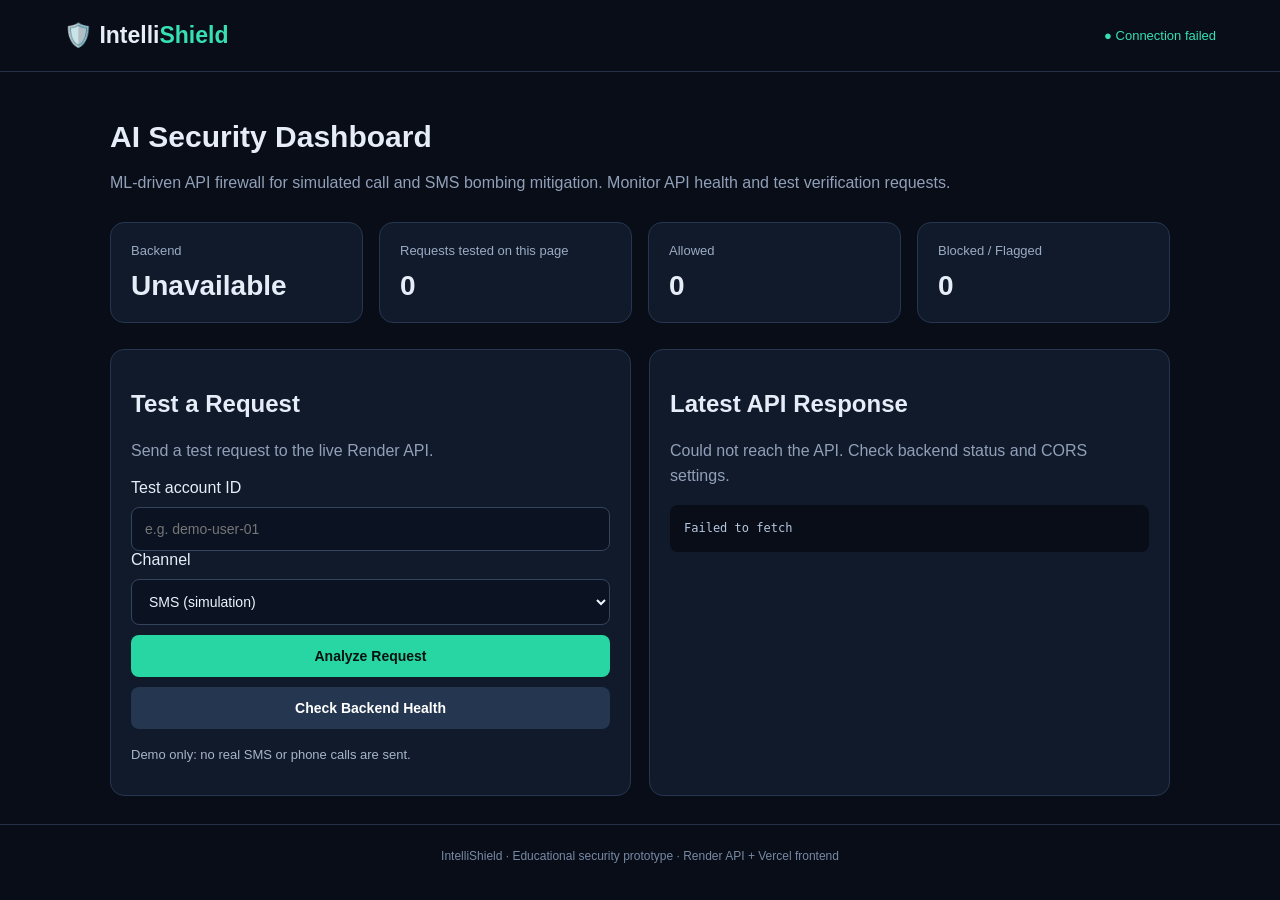
<file: index.html>
<!DOCTYPE html>
<html lang="en">
<head>
  <meta charset="UTF-8">
  <meta name="viewport" content="width=device-width, initial-scale=1.0">
  <title>IntelliShield | AI Security Dashboard</title>
  <style>
    * { box-sizing: border-box; }
    body {
      margin: 0; background: #080d18; color: #e7edf8;
      font-family: Arial, sans-serif;
    }
    header {
      padding: 22px 5%; border-bottom: 1px solid #243047;
      display: flex; align-items: center; justify-content: space-between;
      gap: 12px; flex-wrap: wrap;
    }
    .brand { font-size: 23px; font-weight: bold; }
    .brand span { color: #36e0b1; }
    .status { color: #36e0b1; font-size: 13px; }
    main { max-width: 1100px; margin: auto; padding: 28px 20px; }
    h1 { margin-bottom: 8px; font-size: 30px; }
    .muted { color: #91a0b8; line-height: 1.6; }
    .grid {
      display: grid; grid-template-columns: repeat(auto-fit, minmax(190px, 1fr));
      gap: 16px; margin: 26px 0;
    }
    .card {
      background: #101a2b; border: 1px solid #263650;
      border-radius: 14px; padding: 20px;
    }
    .metric { font-size: 28px; font-weight: bold; margin-top: 12px; }
    .label { color: #9aabc3; font-size: 13px; }
    .layout {
      display: grid; grid-template-columns: repeat(auto-fit, minmax(280px, 1fr));
      gap: 18px;
    }
    input, select, button {
      width: 100%; padding: 13px; margin-top: 10px;
      border-radius: 8px; border: 1px solid #34445e;
      background: #0b1322; color: #eef4ff; font-size: 14px;
    }
    button {
      background: #28d6a4; color: #06130f; font-weight: bold;
      cursor: pointer; border: 0;
    }
    button:disabled { opacity: .6; cursor: wait; }
    .secondary { background: #253650; color: white; }
    pre {
      white-space: pre-wrap; overflow-wrap: anywhere;
      background: #080d18; border-radius: 8px; padding: 14px;
      color: #b7c8df; font-size: 12px; line-height: 1.6;
    }
    .notice { margin-top: 18px; font-size: 13px; color: #a8b5c9; }
    footer {
      padding: 24px; text-align: center; color: #7889a4;
      border-top: 1px solid #243047; font-size: 12px;
    }
  </style>
</head>
<body>
  <header>
    <div class="brand">🛡️ Intelli<span>Shield</span></div>
    <div class="status" id="connection">● Checking backend...</div>
  </header>

  <main>
    <h1>AI Security Dashboard</h1>
    <p class="muted">
      ML-driven API firewall for simulated call and SMS bombing mitigation.
      Monitor API health and test verification requests.
    </p>

    <section class="grid">
      <div class="card">
        <div class="label">Backend</div>
        <div class="metric" id="backendStatus">Checking</div>
      </div>
      <div class="card">
        <div class="label">Requests tested on this page</div>
        <div class="metric" id="total">0</div>
      </div>
      <div class="card">
        <div class="label">Allowed</div>
        <div class="metric" id="allowed">0</div>
      </div>
      <div class="card">
        <div class="label">Blocked / Flagged</div>
        <div class="metric" id="blocked">0</div>
      </div>
    </section>

    <section class="layout">
      <div class="card">
        <h2>Test a Request</h2>
        <p class="muted">Send a test request to the live Render API.</p>
        <form id="requestForm">
          <label for="account">Test account ID</label>
          <input id="account" maxlength="40" required
                 placeholder="e.g. demo-user-01">
          <label for="channel">Channel</label>
          <select id="channel">
            <option value="sms">SMS (simulation)</option>
            <option value="call">Call (simulation)</option>
          </select>
          <button id="submitBtn" type="submit">Analyze Request</button>
        </form>
        <button class="secondary" id="healthBtn" type="button">
          Check Backend Health
        </button>
        <p class="notice">
          Demo only: no real SMS or phone calls are sent.
        </p>
      </div>

      <div class="card">
        <h2>Latest API Response</h2>
        <p class="muted" id="resultText">Submit a test request to see the result.</p>
        <pre id="response">Waiting for request...</pre>
      </div>
    </section>
  </main>

  <footer>
    IntelliShield · Educational security prototype · Render API + Vercel frontend
  </footer>

  <script>
    const API_URL = "https://intellishield.onrender.com";
    const stats = { total: 0, allowed: 0, blocked: 0 };

    function updateStats() {
      document.getElementById("total").textContent = stats.total;
      document.getElementById("allowed").textContent = stats.allowed;
      document.getElementById("blocked").textContent = stats.blocked;
    }

    async function checkHealth() {
      const status = document.getElementById("connection");
      const metric = document.getElementById("backendStatus");
      status.textContent = "● Checking backend...";
      try {
        const res = await fetch(`${API_URL}/health`);
        const data = await res.json();
        if (!res.ok) throw new Error(`HTTP ${res.status}`);
        status.textContent = "● Backend reachable";
        metric.textContent = "Online";
        document.getElementById("resultText").textContent =
          "Health check successful.";
        document.getElementById("response").textContent =
          JSON.stringify(data, null, 2);
      } catch (err) {
        status.textContent = "● Connection failed";
        metric.textContent = "Unavailable";
        document.getElementById("resultText").textContent =
          "Could not reach the API. Check backend status and CORS settings.";
        document.getElementById("response").textContent = err.message;
      }
    }

    document.getElementById("healthBtn").addEventListener("click", checkHealth);

    document.getElementById("requestForm").addEventListener("submit", async (e) => {
      e.preventDefault();

      const button = document.getElementById("submitBtn");
      const account_id = document.getElementById("account").value.trim();
      const channel = document.getElementById("channel").value;

      if (!account_id) return;

      button.disabled = true;
      button.textContent = "Analyzing...";
      document.getElementById("resultText").textContent =
        "Waiting for API response...";

      try {
        const res = await fetch(`${API_URL}/request-verification`, {
          method: "POST",
          headers: { "Content-Type": "application/json" },
          body: JSON.stringify({ account_id, channel })
        });

        const data = await res.json();
        const details = data.detail || data;
        const decision = details.decision || "UNKNOWN";

        stats.total++;
        if (decision === "ALLOW") stats.allowed++;
        if (decision === "BLOCK" || decision === "FLAG") stats.blocked++;
        updateStats();

        document.getElementById("resultText").textContent =
          `HTTP ${res.status} · Decision: ${decision}`;
        document.getElementById("response").textContent =
          JSON.stringify(data, null, 2);
      } catch (err) {
        document.getElementById("resultText").textContent =
          "Request failed. Check API availability and CORS settings.";
        document.getElementById("response").textContent = err.message;
      } finally {
        button.disabled = false;
        button.textContent = "Analyze Request";
      }
    });

    checkHealth();
  </script>
</body>
</html>
</file>
